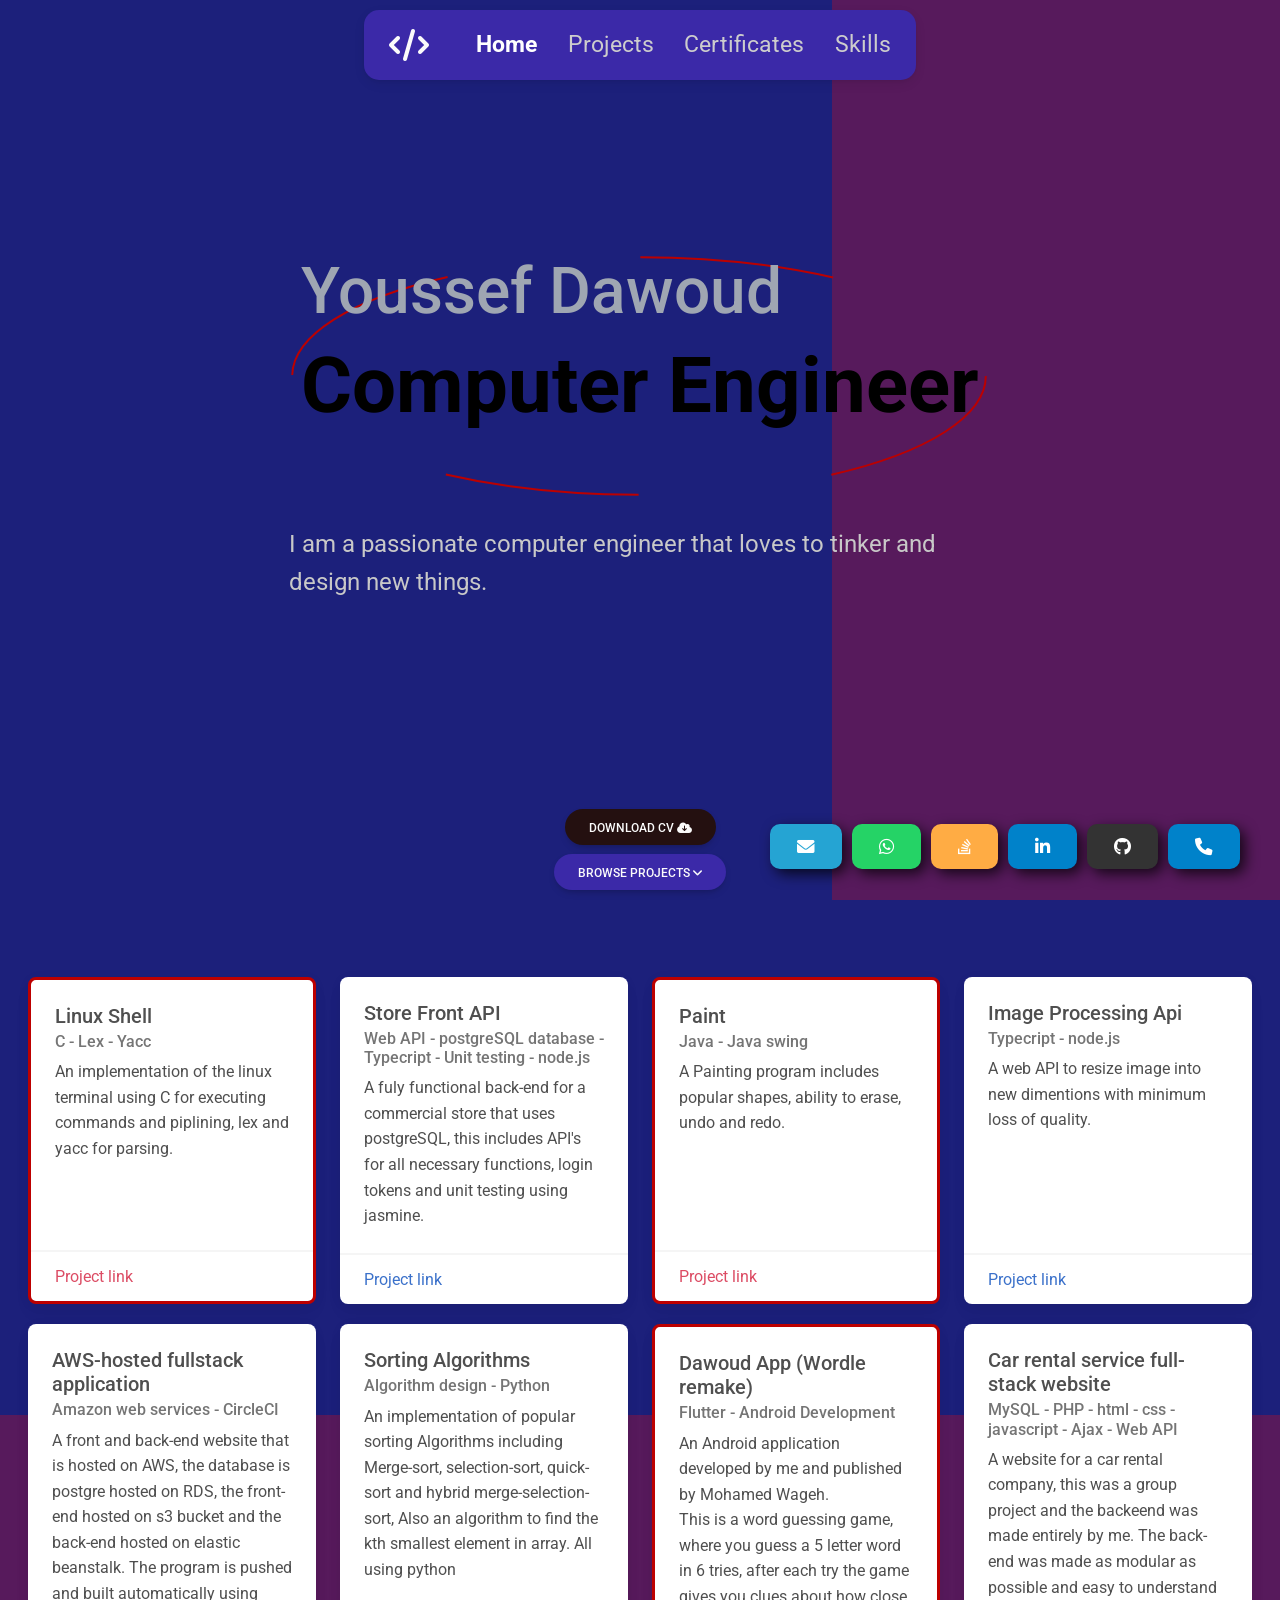
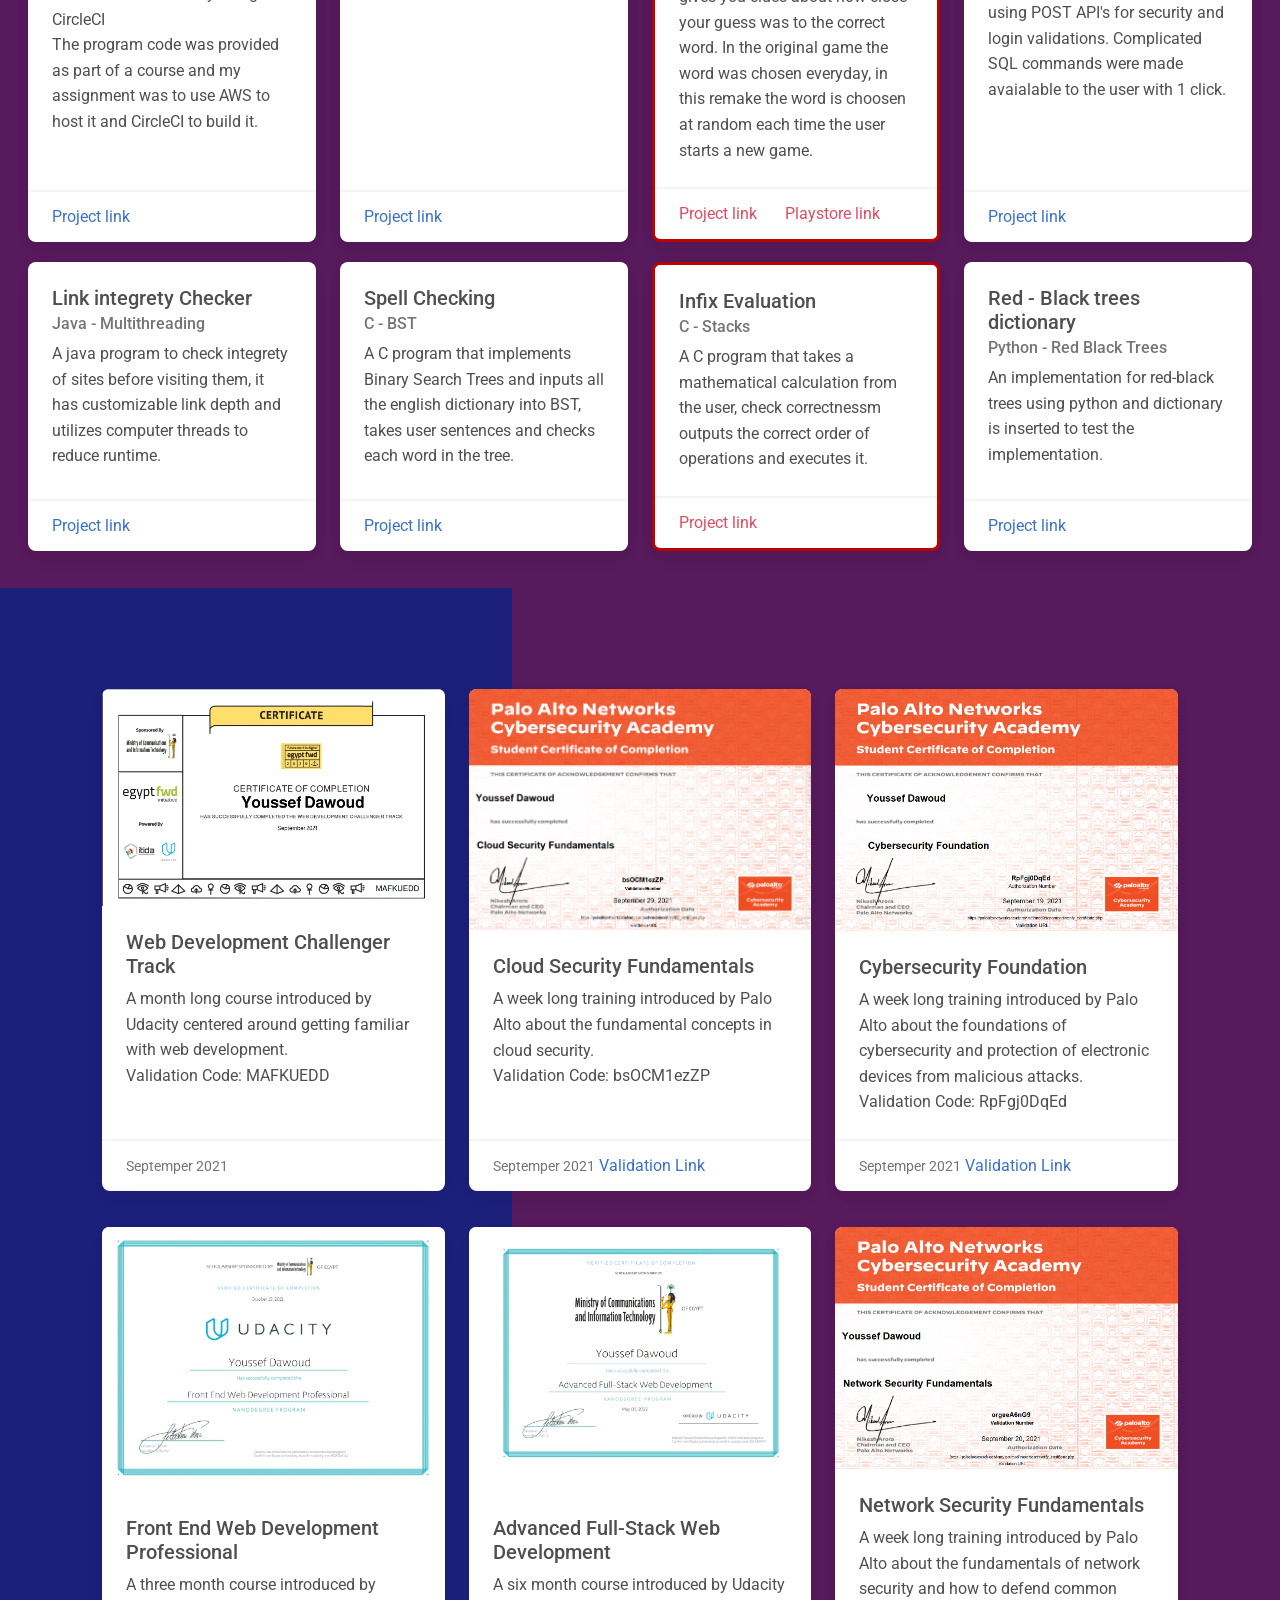
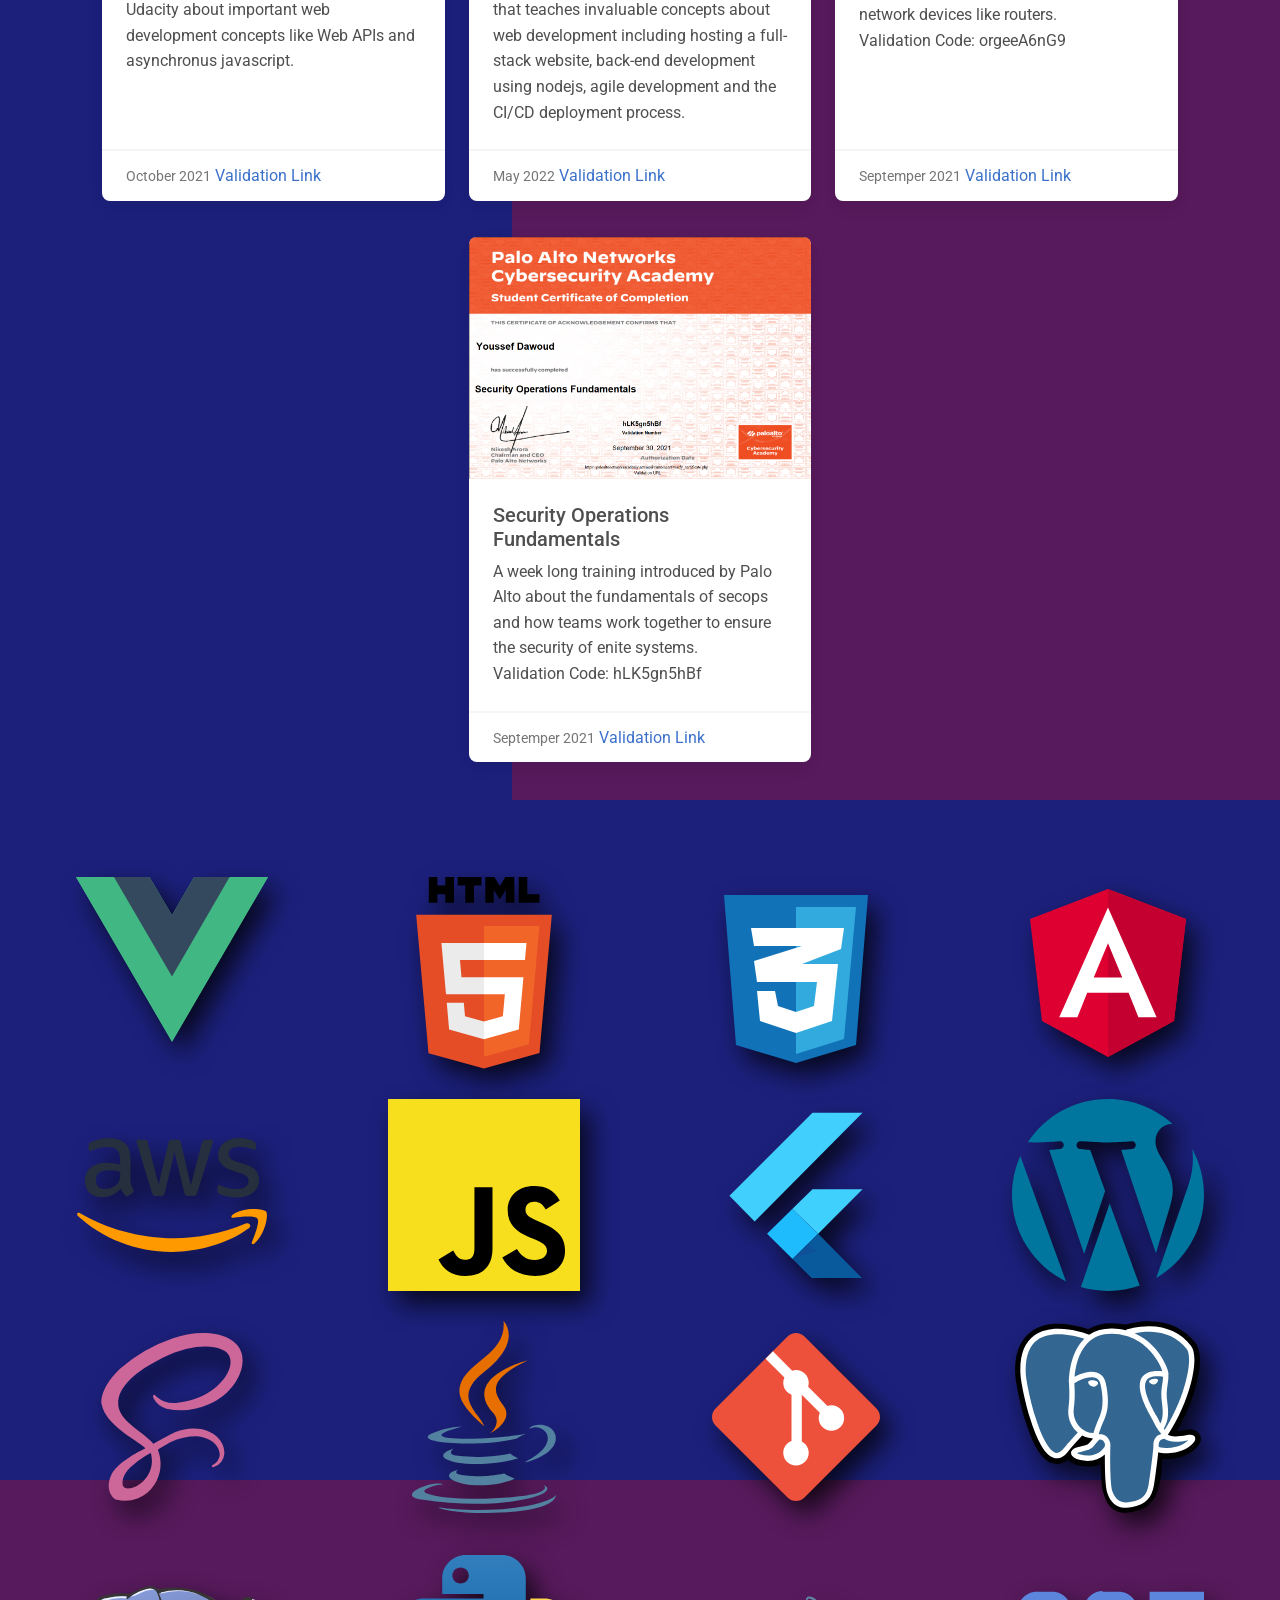
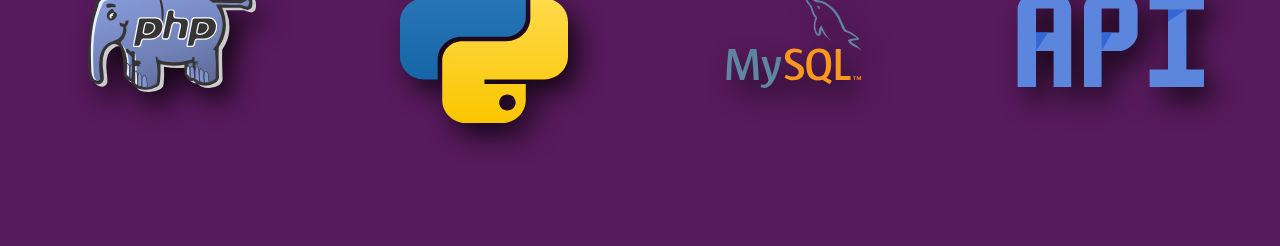
<file: index.html>
<!DOCTYPE html>
<html lang="en">
  <head>
    <meta charset="UTF-8" />
    <meta name="viewport" content="width=device-width, initial-scale=1, shrink-to-fit=no" />
    <meta http-equiv="x-ua-compatible" content="ie=edge" />
    <title>Youssef Dawoud</title>
    <link rel="icon" href="img/code.svg">
    <!-- Font Awesome -->
    <link
      rel="stylesheet"
      href="https://cdnjs.cloudflare.com/ajax/libs/font-awesome/6.0.0/css/all.min.css"
    />
    <!-- Google Fonts Roboto -->
    <link
      rel="stylesheet"
      href="https://fonts.googleapis.com/css2?family=Roboto:wght@300;400;500;700;900&display=swap"
    />
    <link rel="stylesheet" href="css/mdb.min.css" />
    <link rel="stylesheet" href="css/index.css" />
    <link rel="stylesheet" href="css/page1.css" />
    <link rel="stylesheet" href="css/page2.css" />
    <link rel="stylesheet" href="css/page3.css" />
    <link rel="stylesheet" href="css/page4.css" />
    <link rel="stylesheet" href="css/page5.css" />
  </head>
  <body>
    <div class="page-1 page" id="page-1">
      <header>
        <nav class="navbar sticky-top">
          <div class="container-fluid">
            <a class="navbar-brand text-light" href="#page-1"><i class="fas fa-code"></i></a>
            <a class="navbar-text active" href="#page-1">Home</a>
            <a class="navbar-text" href="#page-2">Projects</a>
            <a class="navbar-text" href="#page-3">Certificates</a>
            <a class="navbar-text" href="#page-5">Skills</a>
            <a class="navbar-text contact-nav" href="#page-4">Contact</a>
          </div>
        </nav>
      </header>

      <main>
        <div class="container">
          <h2 class="text-secondary">Youssef Dawoud</h2>
          <h1 class="text-black">Computer Engineer</h1>
          <div class="svg-div">
            <svg id="eqBRSJtUTuK1" 
              xmlns="http://www.w3.org/2000/svg" 
              xmlns:xlink="http://www.w3.org/1999/xlink" 
              viewBox="0 0 1085 380" shape-rendering="geometricPrecision" 
              text-rendering="geometricPrecision"><ellipse rx="536" ry="183.5" 
              transform="translate(541 188.5)" fill="none" stroke="#bc0000" stroke-width="3"/>
            </svg>
            <p class="text-desc">
              I am a passionate computer engineer that loves to tinker and design new things.
            </p>
          </div>
        </div>
        <a class="btn btn-rounded text-light download" href="assets/YoussefDawoud.pdf" download="Youssef-Dawoud-CV.pdf">Download CV <i class="fas fa-cloud-download-alt"></i></a>
        <a href="#page-4" role="button" class="btn btn-rounded text-light contact">Contact <i class="fas fa-angle-down"></i></a>
        <a href="#page-2" role="button" class="btn btn-rounded text-light project">Browse Projects <i class="fas fa-angle-down"></i></a>
      </main>
    </div>
    <div class="page-2 page" id="page-2">
      <main>
        <div class="row row-cols-1 row-cols-md-2 row-cols-xl-4 g-2">
          <div class="col">
            <div class="card h-100 card-border">
              <div class="card-body">
                <h5 class="card-title">Linux Shell</h5>
                <h6 class="card-subtitle mb-2 text-muted">C - Lex - Yacc</h6>
                <p class="card-text">An implementation of the linux terminal using C for executing commands and piplining, lex and yacc for parsing.</p>
              </div>
              <div class="card-footer">
                <a href="https://github.com/DeathPancake1/linux-terminal" class="card-link text-danger" target="_blank">Project link</a>
              </div>
            </div>
          </div>
          <div class="col">
            <div class="card h-100">
              <div class="card-body">
                <h5 class="card-title">Store Front API</h5>
                <h6 class="card-subtitle mb-2 text-muted">Web API - postgreSQL database - Typecript - Unit testing - node.js</h6>
                <p class="card-text">A fuly functional back-end for a commercial store that uses postgreSQL, this includes API's for all necessary functions, login tokens and unit testing using jasmine.</p>
              </div>
              <div class="card-footer">
                <a href="https://github.com/DeathPancake1/store-api" class="card-link" target="_blank">Project link</a>
              </div>
            </div>
          </div>
          <div class="col">
            <div class="card h-100 card-border">
              <div class="card-body">
                <h5 class="card-title">Paint</h5>
                <h6 class="card-subtitle mb-2 text-muted">Java - Java swing</h6>
                <p class="card-text">A Painting program includes popular shapes, ability to erase, undo and redo.</p>
              </div>
              <div class="card-footer">
                <a href="https://github.com/DeathPancake1/Paint" class="card-link text-danger" target="_blank">Project link</a>
              </div>
            </div>
          </div>
          <div class="col">
            <div class="card h-100">
              <div class="card-body">
                <h5 class="card-title">Image Processing Api</h5>
                <h6 class="card-subtitle mb-2 text-muted">Typecript - node.js</h6>
                <p class="card-text">A web API to resize image into new dimentions with minimum loss of quality.</p>
              </div>
              <div class="card-footer">
                <a href="https://github.com/DeathPancake1/image-processing-api" class="card-link" target="_blank">Project link</a>
              </div>
            </div>
          </div>
          <div class="col">
            <div class="card h-100">
              <div class="card-body">
                <h5 class="card-title">AWS-hosted fullstack application</h5>
                <h6 class="card-subtitle mb-2 text-muted">Amazon web services - CircleCI</h6>
                <p class="card-text">A front and back-end website that is hosted on AWS, the database is postgre hosted on RDS, the front-end hosted on s3 bucket and the back-end hosted on elastic beanstalk. The program is pushed and built automatically using CircleCI
                  <br>The program code was provided as part of a course and my assignment was to use AWS to host it and CircleCI to build it.
                </p>
              </div>
              <div class="card-footer">
                <a href="https://github.com/DeathPancake1/aws-fullstack" class="card-link" target="_blank">Project link</a>
              </div>
            </div>
          </div>
          <div class="col">
            <div class="card h-100">
              <div class="card-body">
                <h5 class="card-title">Sorting Algorithms</h5>
                <h6 class="card-subtitle mb-2 text-muted">Algorithm design - Python</h6>
                <p class="card-text">An implementation of popular sorting Algorithms including Merge-sort, selection-sort, quick-sort and hybrid merge-selection-sort, Also an algorithm to find the kth smallest element in array. All using python
                </p>
              </div>
              <div class="card-footer">
                <a href="https://github.com/DeathPancake1/sorting_algorithms" class="card-link" target="_blank">Project link</a>
              </div>
            </div>
          </div>
          <div class="col">
            <div class="card h-100 card-border">
              <div class="card-body">
                <h5 class="card-title">Dawoud App (Wordle remake)</h5>
                <h6 class="card-subtitle mb-2 text-muted">Flutter - Android Development</h6>
                <p class="card-text">An Android application developed by me and published by Mohamed Wageh.<br> This is a word guessing game, where you guess a 5 letter word in 6 tries, after each try the game gives you clues about how close your guess was to the correct word. In the original game the word was chosen everyday, in this remake the word is choosen at random each time the user starts a new game. 
                </p>
              </div>
              <div class="card-footer">
                <a href="https://github.com/DeathPancake1/wordle" class="card-link text-danger" target="_blank">Project link</a>
                <a href="https://play.google.com/store/apps/details?id=com.dawordPac.daword" class="card-link text-danger" target="_blank">Playstore link</a>
              </div>
            </div>
          </div>
          <div class="col">
            <div class="card h-100">
              <div class="card-body">
                <h5 class="card-title">Car rental service full-stack website</h5>
                <h6 class="card-subtitle mb-2 text-muted">MySQL - PHP - html - css - javascript - Ajax - Web API</h6>
                <p class="card-text">A website for a car rental company, this was a group project and the backeend was made entirely by me. The back-end was made as modular as possible and easy to understand using POST API's for security and login validations. Complicated SQL commands were made avaialable to the user with 1 click.
                </p>
              </div>
              <div class="card-footer">
                <a href="https://github.com/DeathPancake1/red-black-trees-dictionary" class="card-link" target="_blank">Project link</a>
              </div>
            </div>
          </div>
          <div class="col">
            <div class="card h-100">
              <div class="card-body">
                <h5 class="card-title">Link integrety Checker</h5>
                <h6 class="card-subtitle mb-2 text-muted">Java - Multithreading</h6>
                <p class="card-text">A java program to check integrety of sites before visiting them, it has customizable link depth and utilizes computer threads to reduce runtime.
                </p>
              </div>
              <div class="card-footer">
                <a href="https://github.com/DeathPancake1/Link-Integrety-Checker" class="card-link" target="_blank">Project link</a>
              </div>
            </div>
          </div>
          <div class="col">
            <div class="card h-100">
              <div class="card-body">
                <h5 class="card-title">Spell Checking</h5>
                <h6 class="card-subtitle mb-2 text-muted">C - BST</h6>
                <p class="card-text">A C program that implements Binary Search Trees and inputs all the english dictionary into BST, takes user sentences and checks each word in the tree.
                </p>
              </div>
              <div class="card-footer">
                <a href="https://github.com/DeathPancake1/Spell-Checking" class="card-link" target="_blank">Project link</a>
              </div>
            </div>
          </div>
          <div class="col">
            <div class="card h-100 card-border">
              <div class="card-body">
                <h5 class="card-title">Infix Evaluation</h5>
                <h6 class="card-subtitle mb-2 text-muted">C - Stacks</h6>
                <p class="card-text">A C program that takes a mathematical calculation from the user, check correctnessm outputs the correct order of operations and executes it.
                </p>
              </div>
              <div class="card-footer">
                <a href="https://github.com/DeathPancake1/Infix-Evaluation" class="card-link text-danger" target="_blank">Project link</a>
              </div>
            </div>
          </div>
          <div class="col">
            <div class="card h-100">
              <div class="card-body">
                <h5 class="card-title">Red - Black trees dictionary</h5>
                <h6 class="card-subtitle mb-2 text-muted">Python - Red Black Trees</h6>
                <p class="card-text">An implementation for red-black trees using python and dictionary is inserted to test the implementation.
                </p>
              </div>
              <div class="card-footer">
                <a href="https://github.com/DeathPancake1/red-black-trees-dictionary" class="card-link" target="_blank">Project link</a>
              </div>
            </div>
          </div>
        </div>
      </main>
    </div>
    <div class="page-3 page" id="page-3">
      <main class="container">
        <div class="row row-cols-1 row-cols-md-2 row-cols-xl-3 g-4">
          <div class="col">
            <div class="card h-100 w-85">
              <img src="img/cert1.png" class="card-img-top" alt="Skyscrapers"/>
              <div class="card-body">
                <h5 class="card-title">Web Development Challenger Track</h5>
                <p class="card-text">
                  A month long course introduced by Udacity centered around getting familiar with web development.
                  <br>Validation Code: MAFKUEDD
                </p>
              </div>
              <div class="card-footer">
                <small class="text-muted">Septemper 2021</small>
              </div>
            </div>
          </div>
          <div class="col">
            <div class="card h-100 w-85">
              <img src="img/cert2.png" class="card-img-top" alt="Los Angeles Skyscrapers"/>
              <div class="card-body">
                <h5 class="card-title">Cloud Security Fundamentals</h5>
                <p class="card-text">
                  A week long training introduced by Palo Alto about the fundamental concepts in cloud security.
                  <br>Validation Code: bsOCM1ezZP
                </p>
              </div>
              <div class="card-footer">
                <small class="text-muted">Septemper 2021</small>
                <a href="https://paloaltonetworksacademy.net/mod/customcert/verify_certificate.php" class="card-link" target="_blank">Validation Link</a>
              </div>
            </div>
          </div>
          <div class="col">
            <div class="card h-100 w-85">
              <img src="img/cert3.png" class="card-img-top" alt="Palm Springs Road"/>
              <div class="card-body">
                <h5 class="card-title">Cybersecurity Foundation</h5>
                <p class="card-text">
                  A week long training introduced by Palo Alto about the foundations of cybersecurity and protection of electronic devices from malicious attacks.
                  <br>Validation Code: RpFgj0DqEd
                </p>
              </div>
              <div class="card-footer">
                <small class="text-muted">Septemper 2021</small>
                <a href="https://paloaltonetworksacademy.net/mod/customcert/verify_certificate.php" class="card-link" target="_blank">Validation Link</a>
              </div>
            </div>
          </div>
          <div class="col">
            <div class="card h-100 w-85">
              <img src="img/cert4.png" class="card-img-top" alt="Skyscrapers"/>
              <div class="card-body">
                <h5 class="card-title">Front End Web Development Professional</h5>
                <p class="card-text">
                  A three month course introduced by Udacity about important web development concepts like Web APIs and asynchronus javascript.
                </p>
              </div>
              <div class="card-footer">
                <small class="text-muted">October 2021</small>
                <a href="https://graduation.udacity.com/confirm/9QZDVCAJ" class="card-link" target="_blank">Validation Link</a>
              </div>
            </div>
          </div>
          <div class="col">
            <div class="card h-100 w-85">
              <img src="img/cert5.png" class="card-img-top" alt="Los Angeles Skyscrapers"/>
              <div class="card-body">
                <h5 class="card-title">Advanced Full-Stack Web Development</h5>
                <p class="card-text">A six month course introduced by Udacity that teaches invaluable concepts about web development including hosting a full-stack website, back-end development using nodejs, agile development and the CI/CD deployment process.</p>
              </div>
              <div class="card-footer">
                <small class="text-muted">May 2022</small>
                <a href="https://graduation.udacity.com/confirm/JDLNMVFY" class="card-link" target="_blank">Validation Link</a>
              </div>
            </div>
          </div>
          <div class="col">
            <div class="card h-100 w-85">
              <img src="img/cert6.png" class="card-img-top" alt="Palm Springs Road"/>
              <div class="card-body">
                <h5 class="card-title">Network Security Fundamentals</h5>
                <p class="card-text">
                  A week long training introduced by Palo Alto about the fundamentals of network security and how to defend common network devices like routers.
                  <br>Validation Code: orgeeA6nG9
                </p>
              </div>
              <div class="card-footer">
                <small class="text-muted">Septemper 2021</small>
                <a href="https://paloaltonetworksacademy.net/mod/customcert/verify_certificate.php" class="card-link" target="_blank">Validation Link</a>
              </div>
            </div>
          </div>
          <div class="col filler"></div>
          <div class="col">
            <div class="card h-100 w-85">
              <img src="img/cert7.png" class="card-img-top" alt="Palm Springs Road"/>
              <div class="card-body">
                <h5 class="card-title">Security Operations Fundamentals</h5>
                <p class="card-text">
                  A week long training introduced by Palo Alto about the fundamentals of secops and how teams work together to ensure the security of enite systems.
                  <br>Validation Code: hLK5gn5hBf
                </p>
              </div>
              <div class="card-footer">
                <small class="text-muted">Septemper 2021</small>
                <a href="https://paloaltonetworksacademy.net/mod/customcert/verify_certificate.php" class="card-link" target="_blank">Validation Link</a>
              </div>
            </div>
          </div>
        </div>
      </main>
    </div>
    <div class="page-5 page" id="page-5">
      <main>
        <center>
          <div class="row row-cols-1 row-cols-md-2 row-cols-xl-4 g-2">
            <div class="col">
              <a href="#!">
                <img src="img/vue.svg" class="shadow-icon"/>
              </a>
            </div>
            <div class="col">
              <a href="#!">
                <img src="img/html.svg" class="shadow-icon"/>
              </a>
            </div>
            <div class="col">
              <a href="#!">
                <img src="img/css.svg" class="shadow-icon"/>
              </a>
            </div>
            <div class="col">
              <a href="#!">
                <img src="img/angular.svg" class="shadow-icon"/>
              </a>
            </div>
            <div class="col">
              <a href="#!">
                <img src="img/aws.svg" class="shadow-icon"/>
              </a>
            </div>
            <div class="col">
              <a href="#!">
                <img src="img/javascript.svg" class="shadow-icon"/>
              </a>
            </div>
            <div class="col">
              <a href="#!">
                <img src="img/flutter.svg" class="shadow-icon"/>
              </a>
            </div>
            <div class="col">
              <a href="#!">
                <img src="img/wordpress.svg" class="shadow-icon"/>
              </a>
            </div>
            <div class="col">
              <a href="#!">
                <img src="img/scss.svg" class="shadow-icon"/>
              </a>
            </div>
            <div class="col">
              <a href="#!">
                <img src="img/java.svg" class="shadow-icon"/>
              </a>
            </div>
            <div class="col">
              <a href="#!">
                <img src="img/git.svg" class="shadow-icon"/>
              </a>
            </div>
            <div class="col">
              <a href="#!">
                <img src="img/postgre.svg" class="shadow-icon"/>
              </a>
            </div>
            <div class="col">
              <a href="#!">
                <img src="img/php.svg" class="shadow-icon"/>
              </a>
            </div>
            <div class="col">
              <a href="#!">
                <img src="img/python.svg" class="shadow-icon"/>
              </a>
            </div>
            <div class="col">
              <a href="#!">
                <img src="img/mysql.svg" class="shadow-icon"/>
              </a>
            </div>
            <div class="col">
              <a href="#!">
                <img src="img/API.svg" class="shadow-icon"/>
              </a>
            </div>
          </div>
        </center>
      </main>
    </div>
    <div class="page-4" id="page-4">
      <main>
        <a class="btn btn-lg text-white" style="background-color: #25a4d3;" href="mailto:dawoudyoussef23@gmail.com" target="_blank" role="button">
          <i class="fas fa-envelope fa-lg"></i>
        </a>
        <a class="btn btn-lg text-white" style="background-color: #25d366;" href="https://wa.me/+201143301072" target="_blank" role="button">
          <i class="fab fa-whatsapp fa-lg"></i>
        </a>
        <a class="btn btn-lg text-white" style="background-color: #ffac44;" href="https://stackoverflow.com/users/13351163/deathpancake" target="_blank"  role="button">
          <i class="fab fa-stack-overflow fa-lg"></i>
        </a>
        <a class="btn btn-lg text-white" style="background-color: #0082ca;" href="https://www.linkedin.com/in/youssef-dawoud-441a6b1a7/" target="_blank" role="button">
          <i class="fab fa-linkedin-in fa-lg"></i>
        </a>
        <a class="btn btn-lg text-white" style="background-color: #333333;" href="https://github.com/DeathPancake1" target="_blank" role="button">
          <i class="fab fa-github fa-lg"></i>
        </a>
        <a class="btn btn-lg text-white" style="background-color: #0082ca;" href="tel:+201143301072" target="_blank" role="button">
          <i class="fas fa-phone fa-lg"></i>
        </a>
      </main>
    </div>

    <footer>

    </footer>

    <script type="text/javascript" src="js/mdb.min.js"></script>
  </body>
</html>
<script type="text/javascript" src="js/index.js"></script>
</file>
<file: css/index.css>
html, body
  {
    padding: 0px;
    margin: 0px;
  }
  .page{
    min-height: 100vh;
  }
  header{
    padding-top: 10px;
    position: fixed;
    z-index: 1024;
    width: 100%;
  }
  nav{
    margin: auto;
    background-color: #3B29A8;
    border: transparent 0px solid;
    border-radius: 15px;
    width: fit-content; 
  }
  .navbar-text{
    font-family: Roboto;
    color: #cdcdcd;
  }
  .navbar-text:hover{
    color: #cdcdcd !important;
  }
  .active{
    color: white;
    font-weight: bold;
  }
  @media (min-width: 200px){
    nav{
      height: 20%;
    }
    .navbar{
      padding-left: 1.5vw;
      padding-right: 1.5vw;
    }
    .navbar-text{
      font-size: 4.4vw;
      margin-left: 1vw;
    }
    .fa-code{
      font-size: 3.5vw;
      line-height: 3vw;
    }
  }
  @media (min-width: 470px){
    nav{
      height: 20%;
    }
    .navbar{
      padding-left: 1.5vw;
      padding-right: 1.5vw;
    }
    .navbar-text{
      font-size: 5vw;
      margin-left: 2vw;
    }
  }
  @media (min-width: 920px){ 
    .contact-nav{
      display: none;
    }
  }
  @media (min-width: 992px){ 
    nav{
      height: 5%;
    }
    .navbar{
      padding-left: 1vw;
      padding-right: 1vw;
    }
    .navbar-text{
      font-size: 1.8vw;
      margin-left: 2.4vw;
    }
    .fa-code{
      font-size: 2.5vw;
      line-height: 2.5vw;
    }
  }
</file>
<file: css/page1.css>
.page-1{
    background: linear-gradient(
    to right,
    #1C207B 0%,
    #1C207B 65%,
    #571A5C 65%,
    #571A5C 100%
  );
}
.page-1 main{
    display: flex;
    flex-direction: column;
    align-items: center;
    justify-content: center;
    min-height: 70vh;
    padding-top: 5%;
}
.page-1 .container{
    position: relative;
    margin: 0;
    width: fit-content;
    z-index: 3;
    position: relative;
}
.page-1 .text-desc{
    font-size: 24px!important;
    overflow:  hidden;
    padding-right: 0;
    color: rgb(200, 200, 200);
    padding-right: 0!important;
    margin: auto;
    padding-top: 25px;
}
@media (max-width: 991px){
    .page-1 .container *{
        padding-right: 5vw;
        font-size: 8vw;
        padding-left: 0;
        z-index: 3;
        position: relative;
    }
}
@media (min-width: 992px){ 
    .page-1 .text-black{
        font-size: 78px!important;
        color: black;
        font-weight: bolder;
    }
    .page-1 .container *{
        font-size: 64px;
        padding-left: 0;
        z-index: 3;
        position: relative;
    }
    .page-1 svg{
        max-width: 1200px;
        max-height: 420px;
    }
}
.page-1 .svg-div{
    z-index: 1;
    position: absolute;
    top: 0;
    bottom: 0;
    left: 0;
    right: 0;
}
.page-1 svg {
    stroke-dasharray: 300;
    stroke-dashoffset: 300;
    pointer-events: none;
    animation: animateDash 3s linear forwards infinite;
}
@keyframes animateDash {
    0% {
      stroke-dashoffset: 3000;
    }
    100%{
      stroke-dashoffset: 0;
    }
}
.page-1 .project{
    background-color: #3B29A8;
    position: absolute;
    bottom: 10px;
}
.page-1 .contact{
    background-color: #131021;
    position: absolute;
    bottom: 100px;
}
@media (min-width: 920px){ 
    .page-1 .contact{
        display: none;
    }
}
.page-1 .download{
    background-color: #241010;
    position: absolute;
    bottom: 55px;
}
.page-1 .btn{
    width: max-content;
    margin: auto;
    z-index: 2;
    transition: transform .2s;
}
.page-1 .btn:hover{
    z-index: 1024;
    transform: scale(1.25);
}
.page-1 p{
    overflow: auto;
}
</file>
<file: css/page2.css>
.page-2{
    background: linear-gradient(
    to bottom,
    #1C207B 0%,
    #1C207B 40%,
    #571A5C 40%,
    #571A5C 100%
  );
}
.page-2 .col{
    padding-bottom: 12px;
}
.page-2 .card{
    transition: transform .2s;    
}
.page-2 .card:hover{
    transform: scale(1.05);
}
.page-2 .card-border{
    border: rgb(189, 0, 0) solid 3px;
}
@media (min-width: 250px){
    .page-2 main{
        padding-top: 25%;
        padding-left: 8px;
        padding-right: 8px;
        padding-bottom: 5%;
    }
}
@media (min-width: 1200px){ 
    .page-2 main{
        padding-top: 6%;
        padding-left: 20px;
        padding-right: 20px;
        padding-bottom: 2%;
    }
    .col{
        padding-right: 12px;
        padding-left: 12px;
    }
}
</file>
<file: css/page3.css>
.page-3{
    min-height: 100vh;
    background: linear-gradient(
    to right,
    #1C207B 0%,
    #1C207B 40%,
    #571A5C 40%,
    #571A5C 100%
  );
}
.page-3 .col{
    padding-bottom: 12px;
}
.page-3 .row{
    margin: 0;
}
.page-3 .card{
    transition: transform .2s;    
}
.page-3 .card:hover{
    transform: scale(1.05);
}
@media (min-width: 250px){
    .page-3 main{
        padding-top: 25%;
        padding-left: 8px;
        padding-right: 8px;
        padding-bottom: 5%;
    }
}
@media (min-width: 1200px){ 
    .page-3 main{
        padding-top: 6%;
        padding-left: 20px;
        padding-right: 20px;
        padding-bottom: 2%;
    }
    .page-3 .col{
        padding-right: 12px;
        padding-left: 12px;
    }
}
</file>
<file: css/page4.css>
.page-4{
    background-color: #571A5C;
    height: fit-content;
}
@media (min-width: 250px){
    .page-4 main{
        padding-top: 25%;
        padding-left: 8px;
        padding-right: 8px;
        padding-bottom: 5%;
        flex-direction: row;
        display: flex;
        flex-wrap: wrap;
    }
    .page-4 main a{
        width: fit-content;
        margin: auto;
        margin-bottom: 5px;
    }
    .filler{
        display: none;
    }
}
@media (min-width: 920px){ 
    .filler{
        display: inherit;
    }
    .page-4 main{
        position: fixed;
        right: 10px;
        bottom: 0px;
        display: flex;
        justify-content: center;
        padding-top: 0;
        padding-left: 20px;
        padding-right: 20px;
        padding-bottom: 2%;
        flex-direction: row;
        z-index: 1024;
    }
    .page-4 main a{
        margin-right: 10px;
        border: solid transparent 0px;
        border-radius: 10px;
        box-shadow: 5px 5px 14px 0px rgba(0,0,0,0.75);
    }
}
</file>
<file: css/page5.css>
.page-5{
    background: linear-gradient(
    to bottom,
    #1C207B 0%,
    #1C207B 65%,
    #571A5C 65%,
    #571A5C 100%
  );
    min-height: 100vh;
    padding-bottom: 5vw;
}
.page-5 .col{
    padding-bottom: 12px;
    margin-bottom: 10px;
}
.page-5 img{
    width: 15vw;
    transition: transform .2s;
}
.page-5 img:hover{
    transform:scale(1.2);
}
@keyframes enlarge {
    0%{
        width: 15vw;
    }
    100%{
        width: 20vw;
    }
}
.page-5 .card-border{
    border: rgb(189, 0, 0) solid 3px;
}
@media (min-width: 250px){
    .page-5 main{
        padding-top: 25%;
        padding-left: 8px;
        padding-right: 8px;
        padding-bottom: 5%;
    }
}
@media (min-width: 1200px){ 
    .page-5 main{
        padding-top: 6%;
        padding-left: 20px;
        padding-right: 20px;
        padding-bottom: 2%;
    }
    .col{
        padding-right: 12px;
        padding-left: 12px;
    }
}
@media (max-width: 768px){ 
    .page-5 img{
        width:50vw;
    }
}
.shadow-icon{
    filter: drop-shadow(10px 13px 13px rgba(0, 0, 0, 0.75));
    z-index: 1  ;
}
</file>
